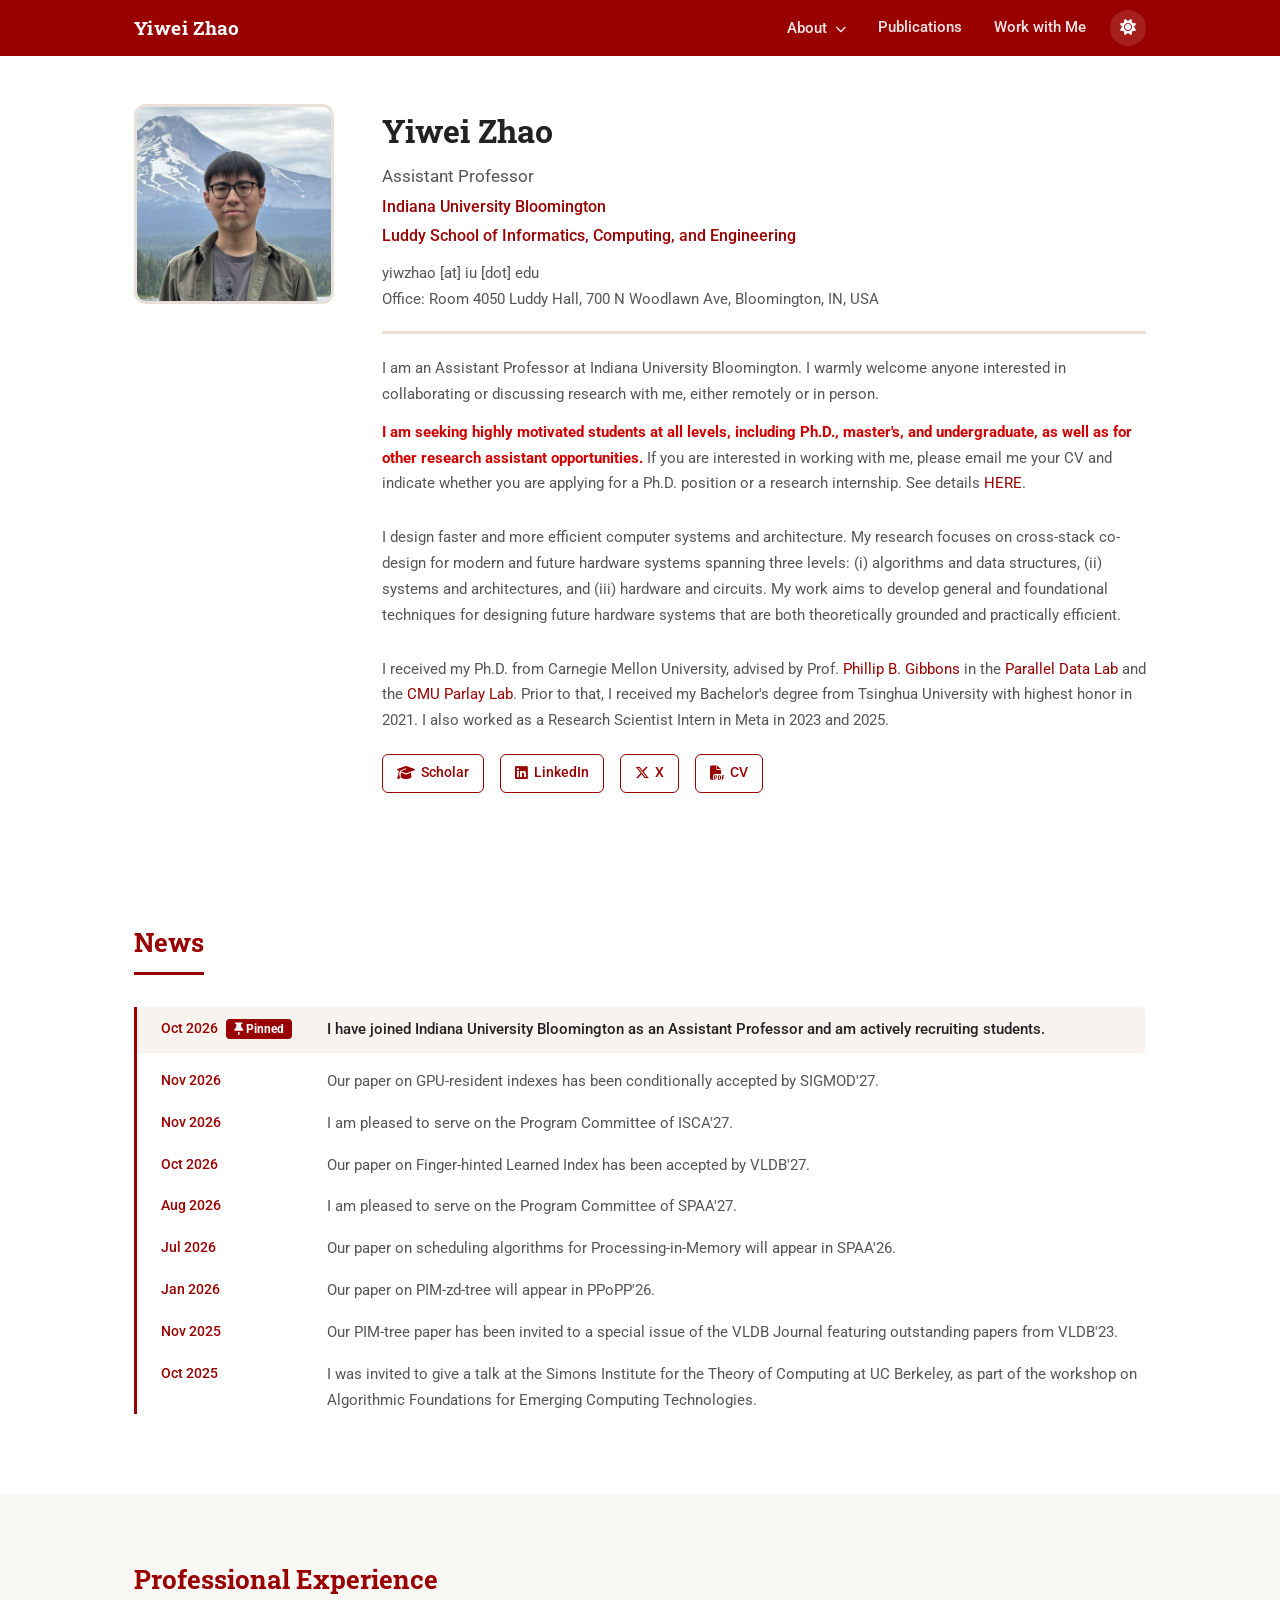
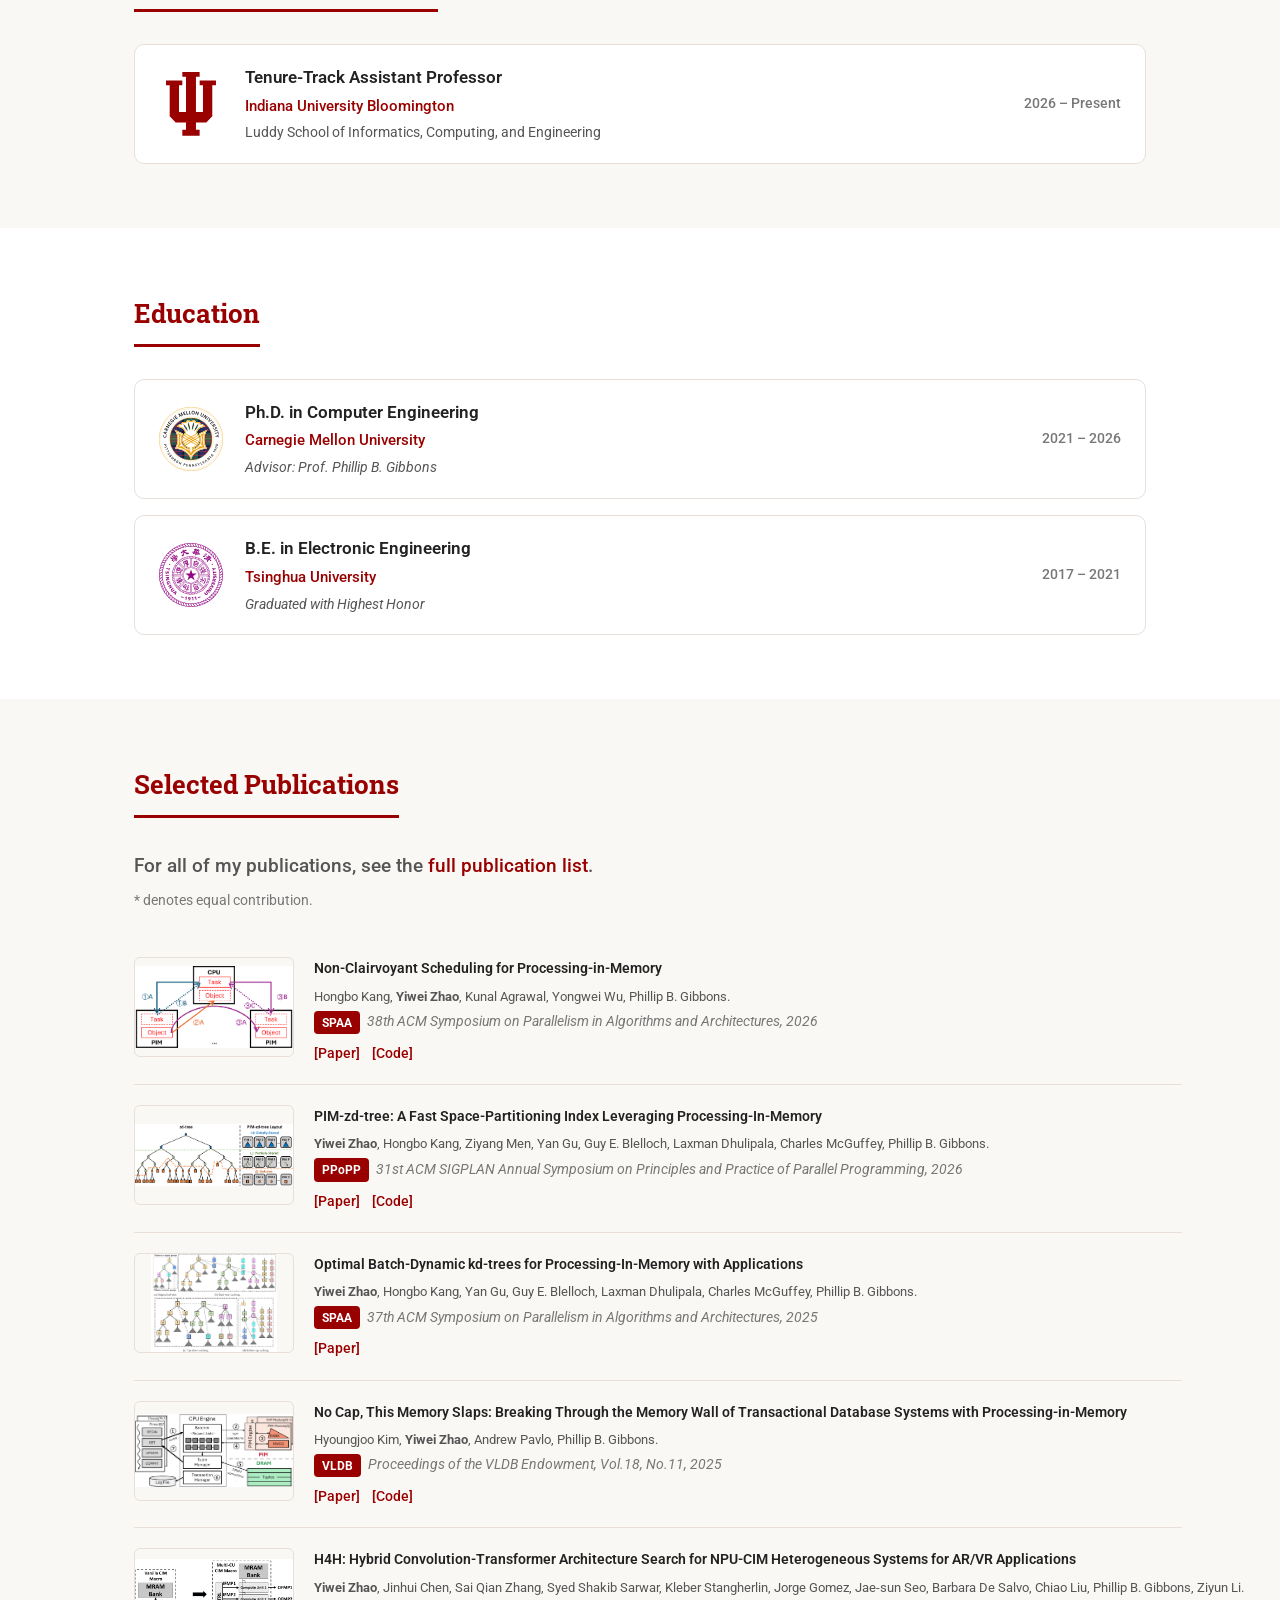
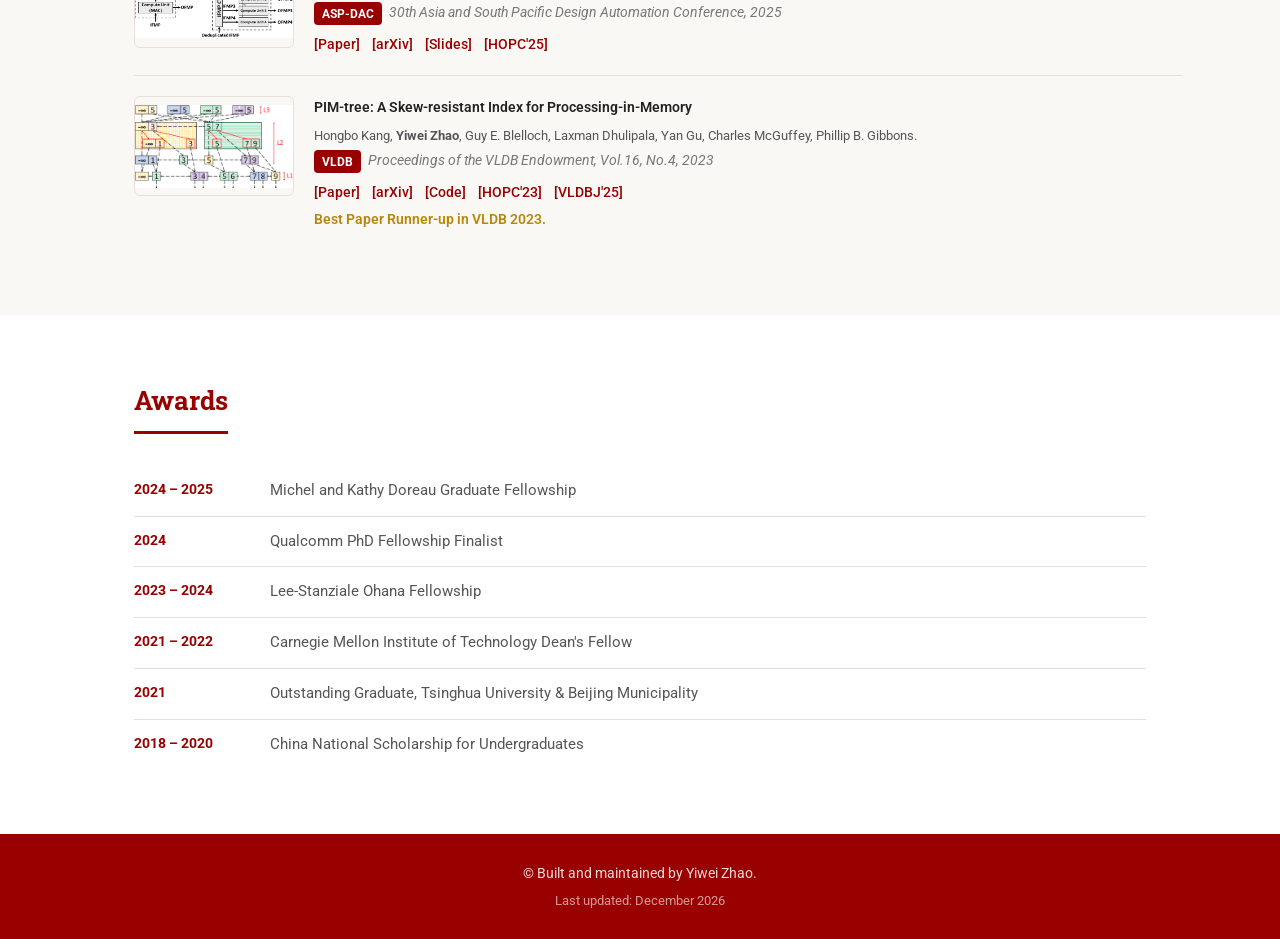
<file: index.html>
<!DOCTYPE html>
<html lang="en">
<head>
  <meta charset="UTF-8">
  <meta name="viewport" content="width=device-width, initial-scale=1.0">
  <title>Yiwei Zhao</title>
  <link rel="icon" href="assets/icons/favicon.ico?v=4" sizes="any">
  <link rel="icon" type="image/png" sizes="32x32" href="assets/icons/favicon-32.png?v=4">
  <link rel="apple-touch-icon" href="assets/icons/apple-touch-icon.png?v=4">
  <script src="assets/js/theme.js"></script>
  <link rel="stylesheet" href="style.css?v=21">
  <link rel="stylesheet" href="https://cdnjs.cloudflare.com/ajax/libs/font-awesome/6.5.1/css/all.min.css">
  <link href="https://fonts.googleapis.com/css2?family=Roboto:wght@300;400;500;700&family=Roboto+Slab:wght@400;700&display=swap" rel="stylesheet">
</head>
<body>

<!-- Navigation -->
<nav class="navbar">
  <div class="container nav-container">
    <a href="#" class="nav-brand">Yiwei Zhao</a>
    <button class="nav-toggle" aria-label="Toggle navigation">
      <span class="hamburger"></span>
    </button>
    <ul class="nav-links">
      <li class="nav-dropdown">
        <button class="nav-dropdown-toggle" type="button" aria-haspopup="true" aria-expanded="false">About <i class="fas fa-chevron-down" aria-hidden="true"></i></button>
        <ul class="nav-submenu">
          <li><a href="#about">Bio</a></li>
          <li><a href="#news">News</a></li>
          <li><a href="#employment">Professional Experience</a></li>
          <li><a href="#education">Education</a></li>
          <li><a href="#publications">Selected Publications</a></li>
          <li><a href="#awards">Awards</a></li>
        </ul>
      </li>
      <li><a href="publications.html">Publications</a></li>
      <li><a href="opportunities.html">Work with Me</a></li>
    </ul>
    <button class="theme-toggle" type="button" aria-label="Switch to night mode"></button>
  </div>
</nav>

<!-- Bio / About Section -->
<section id="about" class="section section-bio">
  <div class="container bio-container">
    <div class="bio-photo">
      <img src="assets/images/profile.JPEG" alt="Profile photo of Your Name">
    </div>
    <div class="bio-text">
      <h1>Yiwei Zhao</h1>
      <p class="bio-title">Assistant Professor</p>
      <p class="bio-affiliation"><a href="https://bloomington.iu.edu/" target="_blank" rel="noopener noreferrer">Indiana University Bloomington</a></p>
      <p class="bio-affiliation"><a href="https://luddy.iu.edu/index.html" target="_blank" rel="noopener noreferrer">Luddy School of Informatics, Computing, and Engineering</a></p>
      <p class="bio-email">yiwzhao [at] iu [dot] edu<br>
        Office: Room 4050 Luddy Hall, 700 N Woodlawn Ave, Bloomington, IN, USA</p>
      <p class="bio-description">
        I am an Assistant Professor at Indiana University Bloomington.
        I warmly welcome anyone interested in collaborating or discussing research with me, either remotely or in person.
      </p>
      <p class="bio-description bio-gap">
        <strong class="bio-highlight">I am seeking highly motivated students at all levels, including Ph.D., master's, and undergraduate, as well as for other research assistant opportunities.</strong>
        If you are interested in working with me, please email me your CV and indicate whether you are applying for a Ph.D. position or a research internship.
        See details <a href="opportunities.html">HERE</a>.
      </p>
      <p class="bio-description bio-gap">
        I design faster and more efficient computer systems and architecture.
        My research focuses on cross-stack co-design for modern and future hardware systems spanning three levels:
        (i) algorithms and data structures, (ii) systems and architectures, and (iii) hardware and circuits.
        My work aims to develop general and foundational techniques for designing future hardware systems that are both theoretically grounded and practically efficient.
      </p>
      <p class="bio-description">
        I received my Ph.D. from Carnegie Mellon University, advised by Prof. <span data-coauthor="phillip-b-gibbons">Phillip B. Gibbons</span> in the <a href="https://www.pdl.cmu.edu/index.shtml" target="_blank" rel="noopener noreferrer">Parallel Data Lab</a> and the <a href="https://github.com/cmuparlay" target="_blank" rel="noopener noreferrer">CMU Parlay Lab</a>.
        Prior to that, I received my Bachelor's degree from Tsinghua University with highest honor in 2021.
        I also worked as a Research Scientist Intern in Meta in 2023 and 2025.
      </p>
      <div class="bio-links">
        <a href="https://scholar.google.com/citations?user=ESIzPeQAAAAJ" title="Google Scholar" target="_blank" rel="noopener noreferrer"><i class="fas fa-graduation-cap"></i> Scholar</a>
        <a href="https://www.linkedin.com/in/yiwei-zhao-3b6b73201/" title="LinkedIn" target="_blank" rel="noopener noreferrer"><i class="fab fa-linkedin"></i> LinkedIn</a>
        <a href="https://x.com/ZhaoYiwei_" title="X / Twitter" target="_blank" rel="noopener noreferrer"><i class="fab fa-x-twitter"></i> X</a>
        <a href="assets/docs/CV_ZhaoYiwei.pdf" title="CV" target="_blank" rel="noopener noreferrer"><i class="fas fa-file-pdf"></i> CV</a>
      </div>
    </div>
  </div>
</section>

<!-- News Section -->
<section id="news" class="section">
  <div class="container">
    <h2 class="section-title">News</h2>
    <div class="news-list">
      <div class="news-item news-pinned">
        <span class="news-date">Oct 2026<span class="news-pin-badge"><i class="fas fa-thumbtack"></i> Pinned</span></span>
        <span class="news-content">I have joined Indiana University Bloomington as an Assistant Professor and am actively recruiting students.</span>
      </div>
      <div class="news-item">
        <span class="news-date">Nov 2026</span>
        <span class="news-content">Our paper on GPU-resident indexes has been conditionally accepted by SIGMOD'27.</span>
      </div>
      <div class="news-item">
        <span class="news-date">Nov 2026</span>
        <span class="news-content">I am pleased to serve on the Program Committee of ISCA'27.</span>
      </div>
      <div class="news-item">
        <span class="news-date">Oct 2026</span>
        <span class="news-content">Our paper on Finger-hinted Learned Index has been accepted by VLDB'27.</span>
      </div>
      <div class="news-item">
        <span class="news-date">Aug 2026</span>
        <span class="news-content">I am pleased to serve on the Program Committee of SPAA'27.</span>
      </div>
      <div class="news-item">
        <span class="news-date">Jul 2026</span>
        <span class="news-content">Our paper on scheduling algorithms for Processing-in-Memory will appear in SPAA'26.</span>
      </div>
      <div class="news-item">
        <span class="news-date">Jan 2026</span>
        <span class="news-content">Our paper on PIM-zd-tree will appear in PPoPP'26.</span>
      </div>
      <div class="news-item">
        <span class="news-date">Nov 2025</span>
        <span class="news-content">Our PIM-tree paper has been invited to a special issue of the VLDB Journal featuring outstanding papers from VLDB'23.</span>
      </div>
      <div class="news-item">
        <span class="news-date">Oct 2025</span>
        <span class="news-content">I was invited to give a talk at the Simons Institute for the Theory of Computing at UC Berkeley, as part of the workshop on Algorithmic Foundations for Emerging Computing Technologies.</span>
      </div>
    </div>
  </div>
</section>

<!-- Employment Section -->
<section id="employment" class="section section-alt">
  <div class="container">
    <h2 class="section-title">Professional Experience</h2>
    <div class="education-list">
      <div class="education-item">
        <div class="edu-logo">
          <img src="assets/images/logos/iu.svg" alt="Indiana University logo">
        </div>
        <div class="edu-body">
          <h3>Tenure-Track Assistant Professor</h3>
          <p class="edu-school"><a href="https://bloomington.iu.edu/" target="_blank" rel="noopener noreferrer">Indiana University Bloomington</a></p>
          <p class="edu-note edu-note-plain"><a href="https://luddy.iu.edu/index.html" target="_blank" rel="noopener noreferrer">Luddy School of Informatics, Computing, and Engineering</a></p>
        </div>
        <div class="edu-year">2026 &ndash; Present</div>
      </div>
    </div>
  </div>
</section>

<!-- Education Section -->
<section id="education" class="section">
  <div class="container">
    <h2 class="section-title">Education</h2>
    <div class="education-list">
      <div class="education-item">
        <div class="edu-logo">
          <img src="assets/images/logos/cmu.svg" alt="Carnegie Mellon University seal">
        </div>
        <div class="edu-body">
          <h3>Ph.D. in Computer Engineering</h3>
          <p class="edu-school"><a href="https://www.cmu.edu/" target="_blank" rel="noopener noreferrer">Carnegie Mellon University</a></p>
          <p class="edu-note">Advisor: Prof. <span data-coauthor="phillip-b-gibbons">Phillip B. Gibbons</span></p>
        </div>
        <div class="edu-year">2021 &ndash; 2026</div>
      </div>
      <div class="education-item">
        <div class="edu-logo">
          <img src="assets/images/logos/tsinghua.svg" alt="Tsinghua University logo">
        </div>
        <div class="edu-body">
          <h3>B.E. in Electronic Engineering</h3>
          <p class="edu-school"><a href="https://www.tsinghua.edu.cn/en/" target="_blank" rel="noopener noreferrer">Tsinghua University</a></p>
          <p class="edu-note">Graduated with Highest Honor</p>
        </div>
        <div class="edu-year">2017 &ndash; 2021</div>
      </div>
    </div>
  </div>
</section>

<!-- Publications Section -->
<section id="publications" class="section section-alt">
  <div class="container">
    <h2 class="section-title">Selected Publications</h2>
    <p class="section-cta">For all of my publications, see the <a href="publications.html">full publication list</a>.</p>
    <p class="section-note">* denotes equal contribution.</p>
    <ol class="publication-list" data-pubs="selected"></ol>
  </div>
</section>

<!-- Awards Section -->
<section id="awards" class="section">
  <div class="container">
    <h2 class="section-title">Awards</h2>
    <ul class="awards-list">
      <li class="award-item">
        <span class="award-year">2024 &ndash; 2025</span>
        <span class="award-name">Michel and Kathy Doreau Graduate Fellowship</span>
      </li>
      <li class="award-item">
        <span class="award-year">2024</span>
        <span class="award-name">Qualcomm PhD Fellowship Finalist</span>
      </li>
      <li class="award-item">
        <span class="award-year">2023 &ndash; 2024</span>
        <span class="award-name">Lee-Stanziale Ohana Fellowship</span>
      </li>
      <li class="award-item">
        <span class="award-year">2021 &ndash; 2022</span>
        <span class="award-name">Carnegie Mellon Institute of Technology Dean's Fellow</span>
      </li>
      <li class="award-item">
        <span class="award-year">2021</span>
        <span class="award-name">Outstanding Graduate, Tsinghua University & Beijing Municipality</span>
      </li>
      <li class="award-item">
        <span class="award-year">2018 &ndash; 2020</span>
        <span class="award-name">China National Scholarship for Undergraduates</span>
      </li>
    </ul>
  </div>
</section>

<!-- Footer -->
<footer class="footer">
  <div class="container">
    <p>&copy; Built and maintained by Yiwei Zhao.</p>
    <p class="footer-note">Last updated: <span id="last-updated">July 2026</span></p>
  </div>
</footer>

<script src="assets/js/coauthors.js"></script>
<script src="assets/js/papers.js"></script>
<script>
  // Mobile nav toggle
  document.querySelector('.nav-toggle').addEventListener('click', function() {
    document.querySelector('.nav-links').classList.toggle('active');
    this.classList.toggle('active');
  });

  // Smooth scroll & close mobile nav on click
  document.querySelectorAll('.nav-links a').forEach(link => {
    link.addEventListener('click', function(e) {
      // Only intercept same-page anchors; let links to other pages navigate normally
      const href = this.getAttribute('href');
      if (href.startsWith('#')) {
        e.preventDefault();
        const target = document.querySelector(href);
        if (target) {
          target.scrollIntoView({ behavior: 'smooth', block: 'start' });
        }
      }
      document.querySelector('.nav-links').classList.remove('active');
      document.querySelector('.nav-toggle').classList.remove('active');
    });
  });

  // "About" dropdown: click to open/close; any other click or Escape closes it
  (function () {
    const dd = document.querySelector('.nav-dropdown');
    const btn = dd.querySelector('.nav-dropdown-toggle');
    function setOpen(open) {
      dd.classList.toggle('open', open);
      btn.setAttribute('aria-expanded', open ? 'true' : 'false');
    }
    btn.addEventListener('click', function () { setOpen(!dd.classList.contains('open')); });
    document.addEventListener('click', function (e) {
      if (!e.target.closest('.nav-dropdown-toggle')) setOpen(false);
    });
    document.addEventListener('keydown', function (e) {
      if (e.key === 'Escape') setOpen(false);
    });
  })();

  // Navbar shadow on scroll
  window.addEventListener('scroll', function() {
    const nav = document.querySelector('.navbar');
    nav.classList.toggle('scrolled', window.scrollY > 10);
  });

  
  // Footer "Last updated" — read from the page's own Last-Modified timestamp,
  // which GitHub Pages refreshes on every deploy (no API calls, no rate limits).
  (function () {
    const d = new Date(document.lastModified);
    if (!isNaN(d)) {
      const label = d.toLocaleDateString('en-US', { month: 'long', year: 'numeric' });
      document.getElementById('last-updated').textContent = label;
    }
    // otherwise keep the static fallback in the markup
  })();
</script>

</body>
</html>
</file>
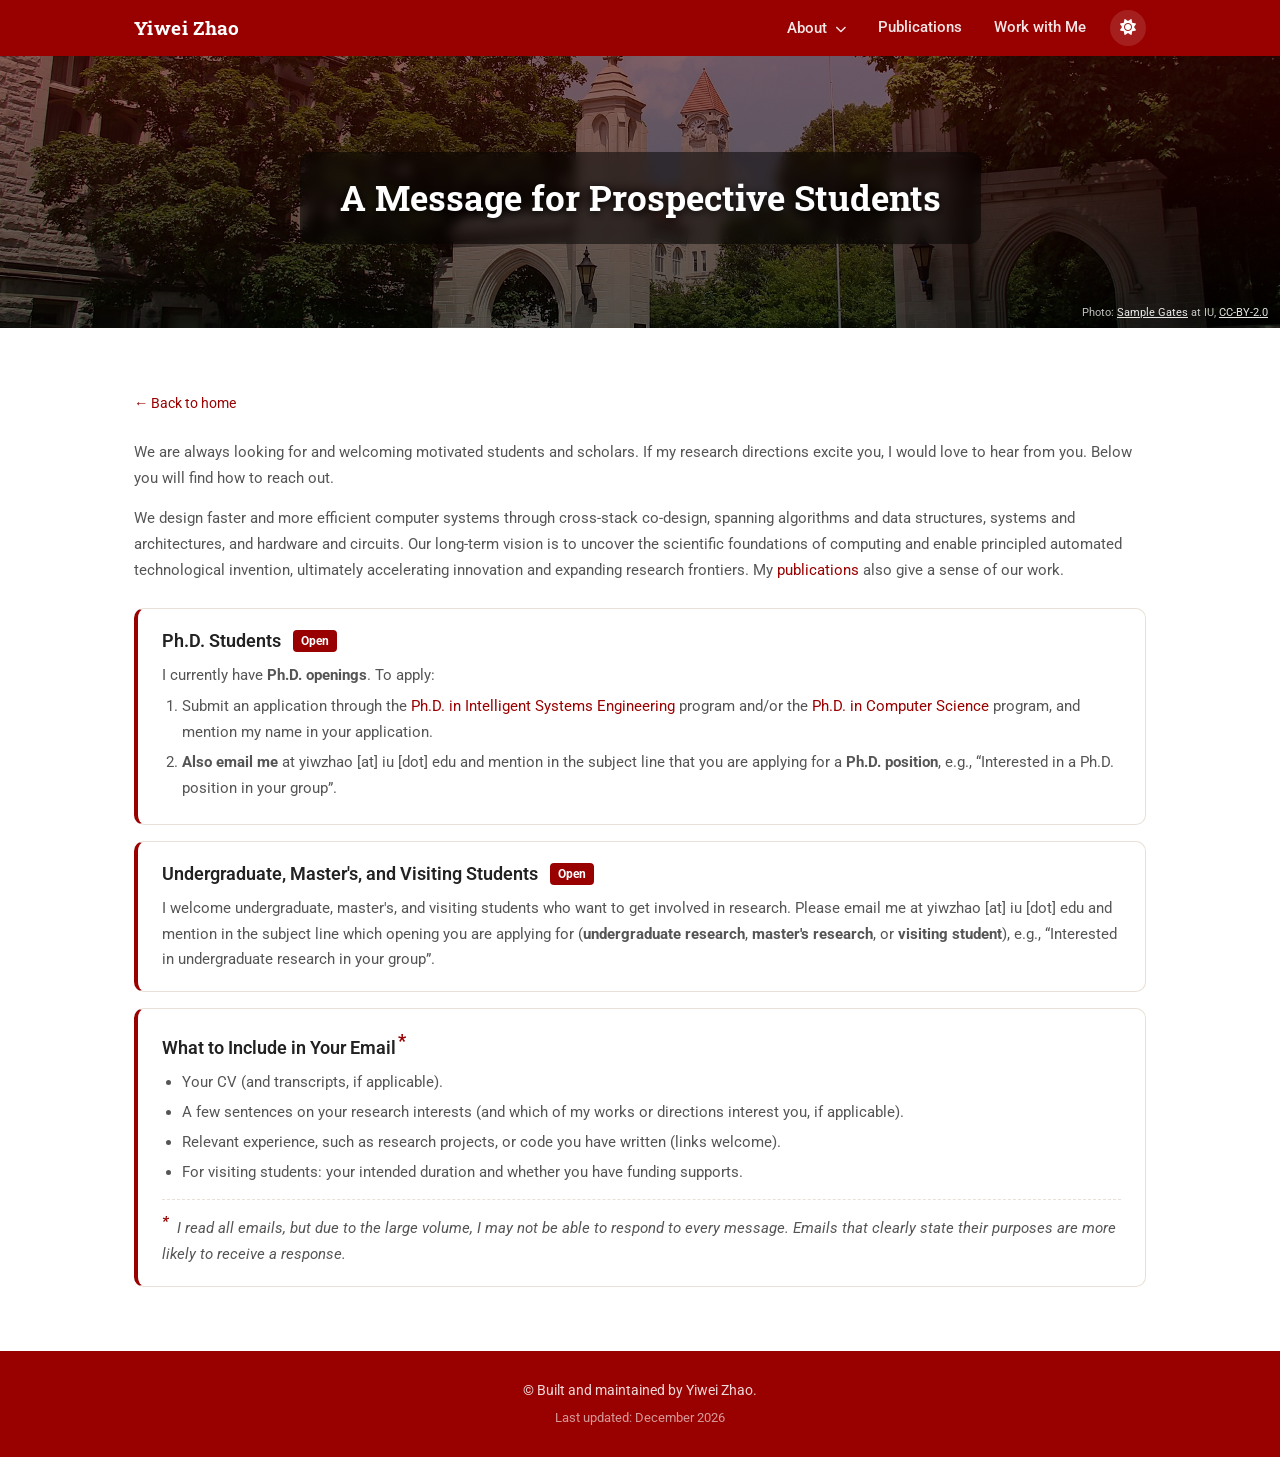
<file: opportunities.html>
<!DOCTYPE html>
<html lang="en">
<head>
  <meta charset="UTF-8">
  <meta name="viewport" content="width=device-width, initial-scale=1.0">
  <title>A Message for Prospective Students &mdash; Yiwei Zhao</title>
  <link rel="icon" href="assets/icons/favicon.ico?v=4" sizes="any">
  <link rel="icon" type="image/png" sizes="32x32" href="assets/icons/favicon-32.png?v=4">
  <link rel="apple-touch-icon" href="assets/icons/apple-touch-icon.png?v=4">
  <script src="assets/js/theme.js"></script>
  <link rel="stylesheet" href="style.css?v=21">
  <link rel="stylesheet" href="https://cdnjs.cloudflare.com/ajax/libs/font-awesome/6.5.1/css/all.min.css">
  <link href="https://fonts.googleapis.com/css2?family=Roboto:wght@300;400;500;700&family=Roboto+Slab:wght@400;700&display=swap" rel="stylesheet">
</head>
<body>

<!-- Navigation -->
<nav class="navbar">
  <div class="container nav-container">
    <a href="index.html" class="nav-brand">Yiwei Zhao</a>
    <button class="nav-toggle" aria-label="Toggle navigation">
      <span class="hamburger"></span>
    </button>
    <ul class="nav-links">
      <li class="nav-dropdown">
        <button class="nav-dropdown-toggle" type="button" aria-haspopup="true" aria-expanded="false">About <i class="fas fa-chevron-down" aria-hidden="true"></i></button>
        <ul class="nav-submenu">
          <li><a href="index.html#about">Bio</a></li>
          <li><a href="index.html#news">News</a></li>
          <li><a href="index.html#employment">Professional Experience</a></li>
          <li><a href="index.html#education">Education</a></li>
          <li><a href="index.html#publications">Selected Publications</a></li>
          <li><a href="index.html#awards">Awards</a></li>
        </ul>
      </li>
      <li><a href="publications.html">Publications</a></li>
      <li><a href="opportunities.html">Work with Me</a></li>
    </ul>
    <button class="theme-toggle" type="button" aria-label="Switch to night mode"></button>
  </div>
</nav>

<!-- Banner -->
<header class="opp-hero">
  <div class="container">
    <div class="opp-hero-panel">
      <h1 class="opp-hero-title">A Message for Prospective Students</h1>
    </div>
  </div>
  <p class="opp-credit">Photo: <a href="https://commons.wikimedia.org/wiki/File:Sample_Gates,_Indiana_University_Bloomington,_2010.jpg" target="_blank" rel="noopener noreferrer">Sample Gates</a> at IU, <a href="https://creativecommons.org/licenses/by/2.0/" target="_blank" rel="noopener noreferrer">CC-BY-2.0</a></p>
</header>

<!-- Opportunities Section -->
<section id="opportunities" class="section">
  <div class="container">
    <p class="section-note"><a href="index.html">&larr; Back to home</a></p>

    <p class="opp-intro">
      We are always looking for and welcoming motivated students and scholars.
      If my research directions excite you, I would love to hear from you.
      Below you will find how to reach out.
    </p>
    <p class="opp-intro">
      We design faster and more efficient computer systems through cross-stack co-design,
      spanning algorithms and data structures, systems and architectures, and hardware and circuits.
      Our long-term vision is to uncover the scientific foundations of computing and enable principled automated technological invention, ultimately accelerating innovation and expanding research frontiers.
      My <a href="index.html#publications">publications</a> also give a sense of our work.
    </p>

    <div class="opp-list">
      <div class="opp-card">
        <h3>Ph.D. Students <span class="opp-tag">Open</span></h3>
        <p>I currently have <strong>Ph.D. openings</strong>. To apply:</p>
        <ol class="opp-steps">
          <li>Submit an application through the <a href="https://luddy.iu.edu/academics/doctoral/ise.html" target="_blank" rel="noopener noreferrer">Ph.D. in Intelligent Systems Engineering</a> program and/or the <a href="https://luddy.iu.edu/academics/doctoral/computer-science.html" target="_blank" rel="noopener noreferrer">Ph.D. in Computer Science</a> program, and mention my name in your application.</li>
          <li><strong>Also email me</strong> at <span class="opp-email">yiwzhao [at] iu [dot] edu</span> and mention in the subject line that you are applying for a <strong>Ph.D. position</strong>, e.g., &ldquo;Interested in a Ph.D. position in your group&rdquo;.</li>
        </ol>
      </div>

      <div class="opp-card">
        <h3>Undergraduate, Master's, and Visiting Students <span class="opp-tag">Open</span></h3>
        <p>I welcome undergraduate, master's, and visiting students who want to get involved in research.
        Please email me at <span class="opp-email">yiwzhao [at] iu [dot] edu</span> and mention in the subject line which opening you are applying for
        (<strong>undergraduate research</strong>, <strong>master's research</strong>, or <strong>visiting student</strong>),
        e.g., &ldquo;Interested in undergraduate research in your group&rdquo;.</p>
      </div>

      <!-- <div class="opp-card">
        <h3>Postdoctoral Researchers <span class="opp-tag opp-tag-closed">Not hiring</span></h3>
        <p>I am not hiring postdocs at this time.</p>
      </div> -->

      <div class="opp-card">
        <h3>What to Include in Your Email<sup class="opp-fn-mark">*</sup></h3>
        <ul class="opp-steps">
          <li>Your CV (and transcripts, if applicable).</li>
          <li>A few sentences on your research interests (and which of my works or directions interest you, if applicable).</li>
          <li>Relevant experience, such as research projects, or code you have written (links welcome).</li>
          <li>For visiting students: your intended duration and whether you have funding supports.</li>
        </ul>
        <p class="opp-note"><sup class="opp-fn-mark">*</sup> I read all emails, but due to the large volume, I may not be able to respond to every message.
          Emails that clearly state their purposes are more likely to receive a response. </p>
      </div>
    </div>
  </div>
</section>

<!-- Footer -->
<footer class="footer">
  <div class="container">
    <p>&copy; Built and maintained by Yiwei Zhao.</p>
    <p class="footer-note">Last updated: <span id="last-updated">July 2026</span></p>
  </div>
</footer>

<script>
  // Mobile nav toggle
  document.querySelector('.nav-toggle').addEventListener('click', function() {
    document.querySelector('.nav-links').classList.toggle('active');
    this.classList.toggle('active');
  });

  // Close mobile nav on link click (cross-page links navigate normally)
  document.querySelectorAll('.nav-links a').forEach(link => {
    link.addEventListener('click', function() {
      document.querySelector('.nav-links').classList.remove('active');
      document.querySelector('.nav-toggle').classList.remove('active');
    });
  });

  // "About" dropdown: click to open/close; any other click or Escape closes it
  (function () {
    const dd = document.querySelector('.nav-dropdown');
    const btn = dd.querySelector('.nav-dropdown-toggle');
    function setOpen(open) {
      dd.classList.toggle('open', open);
      btn.setAttribute('aria-expanded', open ? 'true' : 'false');
    }
    btn.addEventListener('click', function () { setOpen(!dd.classList.contains('open')); });
    document.addEventListener('click', function (e) {
      if (!e.target.closest('.nav-dropdown-toggle')) setOpen(false);
    });
    document.addEventListener('keydown', function (e) {
      if (e.key === 'Escape') setOpen(false);
    });
  })();

  // Navbar shadow on scroll
  window.addEventListener('scroll', function() {
    const nav = document.querySelector('.navbar');
    nav.classList.toggle('scrolled', window.scrollY > 10);
  });

  // Footer "Last updated" — read from the page's own Last-Modified timestamp,
  // which GitHub Pages refreshes on every deploy (no API calls, no rate limits).
  (function () {
    const d = new Date(document.lastModified);
    if (!isNaN(d)) {
      const label = d.toLocaleDateString('en-US', { month: 'long', year: 'numeric' });
      document.getElementById('last-updated').textContent = label;
    }
    // otherwise keep the static fallback in the markup
  })();
</script>

</body>
</html>
</file>
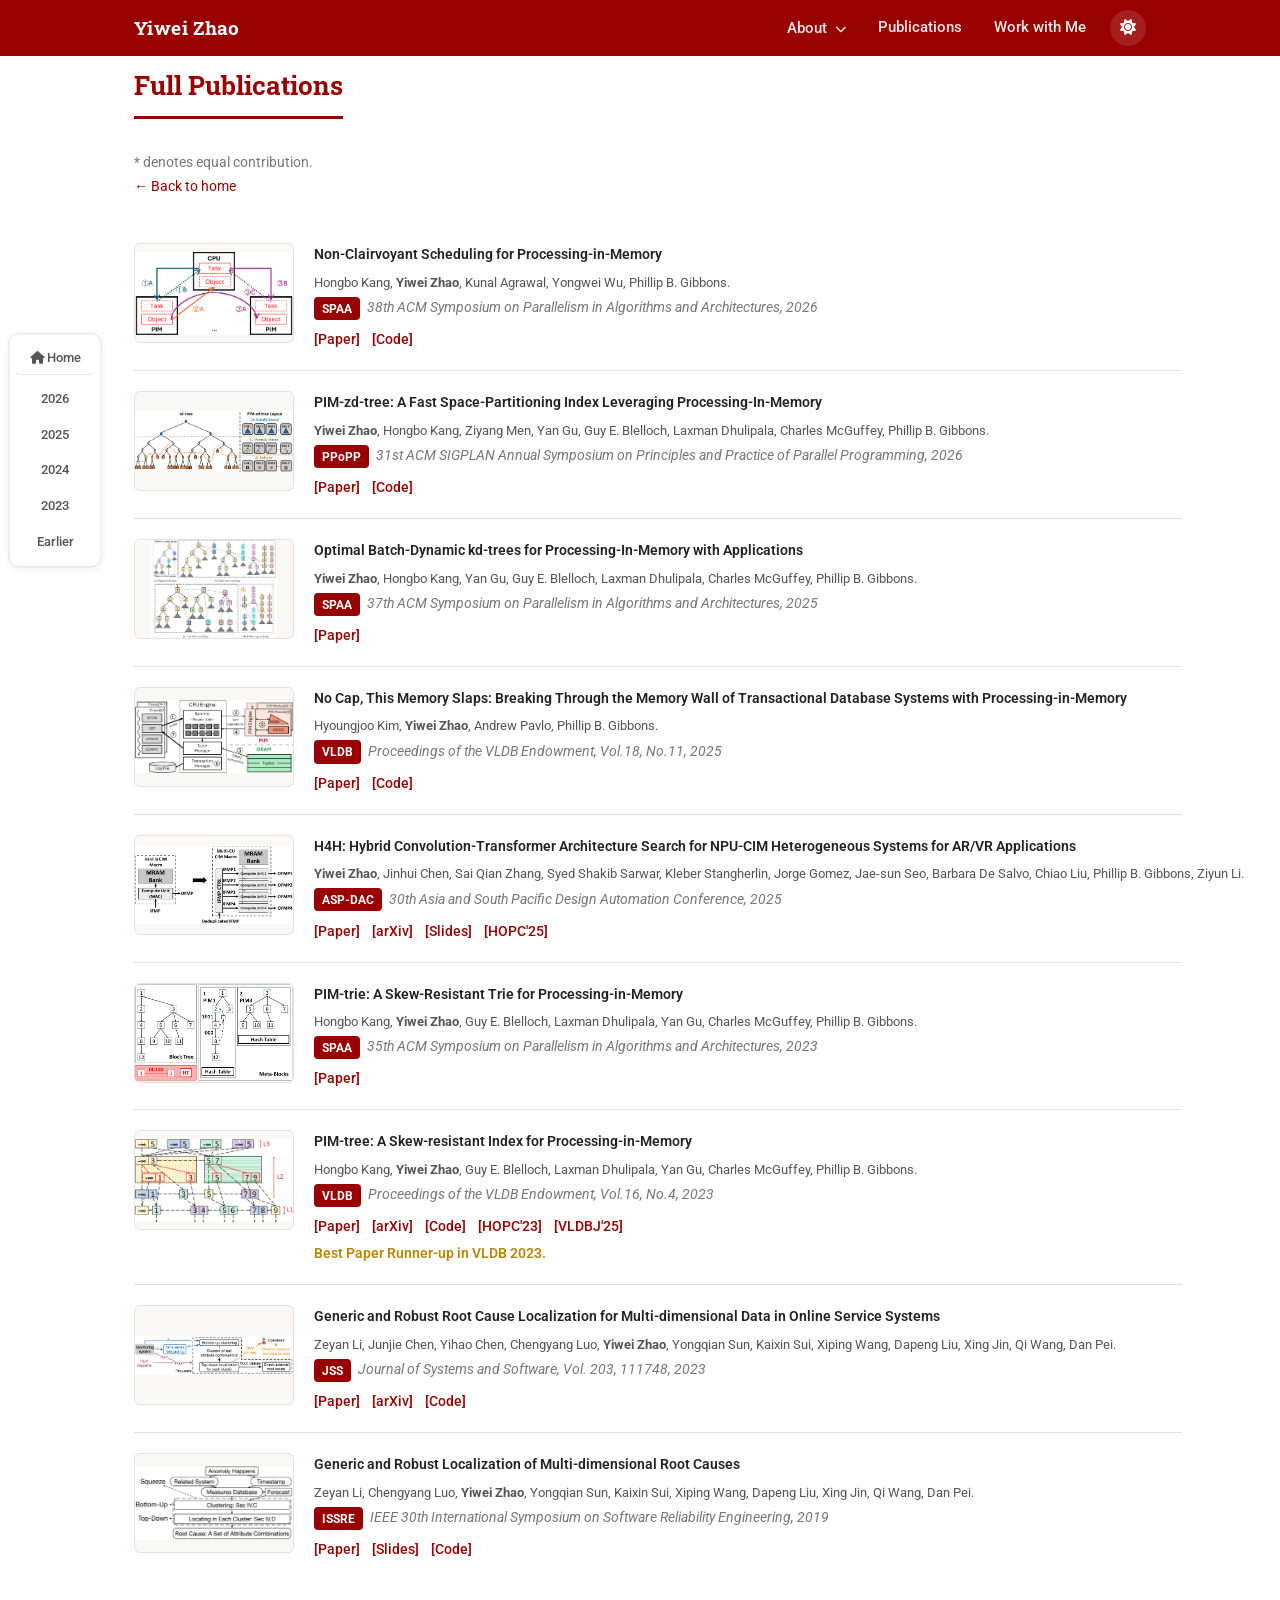
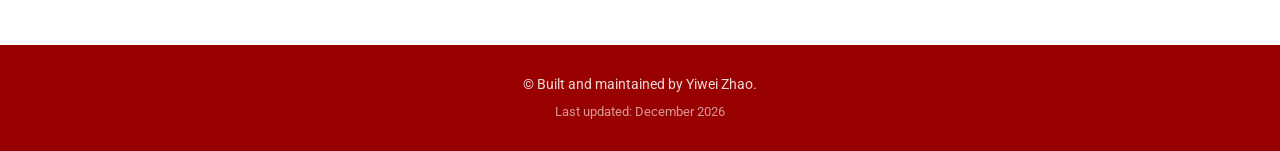
<file: publications.html>
<!DOCTYPE html>
<html lang="en">
<head>
  <meta charset="UTF-8">
  <meta name="viewport" content="width=device-width, initial-scale=1.0">
  <title>Full Publications &mdash; Yiwei Zhao</title>
  <link rel="icon" href="assets/icons/favicon.ico?v=4" sizes="any">
  <link rel="icon" type="image/png" sizes="32x32" href="assets/icons/favicon-32.png?v=4">
  <link rel="apple-touch-icon" href="assets/icons/apple-touch-icon.png?v=4">
  <script src="assets/js/theme.js"></script>
  <link rel="stylesheet" href="style.css?v=21">
  <link rel="stylesheet" href="https://cdnjs.cloudflare.com/ajax/libs/font-awesome/6.5.1/css/all.min.css">
  <link href="https://fonts.googleapis.com/css2?family=Roboto:wght@300;400;500;700&family=Roboto+Slab:wght@400;700&display=swap" rel="stylesheet">
</head>
<body>

<!-- Navigation -->
<nav class="navbar">
  <div class="container nav-container">
    <a href="index.html" class="nav-brand">Yiwei Zhao</a>
    <button class="nav-toggle" aria-label="Toggle navigation">
      <span class="hamburger"></span>
    </button>
    <ul class="nav-links">
      <li class="nav-dropdown">
        <button class="nav-dropdown-toggle" type="button" aria-haspopup="true" aria-expanded="false">About <i class="fas fa-chevron-down" aria-hidden="true"></i></button>
        <ul class="nav-submenu">
          <li><a href="index.html#about">Bio</a></li>
          <li><a href="index.html#news">News</a></li>
          <li><a href="index.html#employment">Professional Experience</a></li>
          <li><a href="index.html#education">Education</a></li>
          <li><a href="index.html#publications">Selected Publications</a></li>
          <li><a href="index.html#awards">Awards</a></li>
        </ul>
      </li>
      <li><a href="publications.html">Publications</a></li>
      <li><a href="opportunities.html">Work with Me</a></li>
    </ul>
    <button class="theme-toggle" type="button" aria-label="Switch to night mode"></button>
  </div>
</nav>

<!-- Publications Section -->
<section id="publications" class="section">
  <div class="container">
    <h2 class="section-title">Full Publications</h2>
    <p class="section-note">* denotes equal contribution.<br>
    <a href="index.html#publications">&larr; Back to home</a></p>
    <ol class="publication-list" data-pubs="full"></ol>
  </div>
</section>

<!-- Footer -->
<footer class="footer">
  <div class="container">
    <p>&copy; Built and maintained by Yiwei Zhao.</p>
    <p class="footer-note">Last updated: <span id="last-updated">July 2026</span></p>
  </div>
</footer>

<script src="assets/js/coauthors.js"></script>
<script src="assets/js/papers.js"></script>
<script>
  // Mobile nav toggle
  document.querySelector('.nav-toggle').addEventListener('click', function() {
    document.querySelector('.nav-links').classList.toggle('active');
    this.classList.toggle('active');
  });

  // Close mobile nav on link click (cross-page links navigate normally)
  document.querySelectorAll('.nav-links a').forEach(link => {
    link.addEventListener('click', function() {
      document.querySelector('.nav-links').classList.remove('active');
      document.querySelector('.nav-toggle').classList.remove('active');
    });
  });

  // "About" dropdown: click to open/close; any other click or Escape closes it
  (function () {
    const dd = document.querySelector('.nav-dropdown');
    const btn = dd.querySelector('.nav-dropdown-toggle');
    function setOpen(open) {
      dd.classList.toggle('open', open);
      btn.setAttribute('aria-expanded', open ? 'true' : 'false');
    }
    btn.addEventListener('click', function () { setOpen(!dd.classList.contains('open')); });
    document.addEventListener('click', function (e) {
      if (!e.target.closest('.nav-dropdown-toggle')) setOpen(false);
    });
    document.addEventListener('keydown', function (e) {
      if (e.key === 'Escape') setOpen(false);
    });
  })();

  // Navbar shadow on scroll
  window.addEventListener('scroll', function() {
    const nav = document.querySelector('.navbar');
    nav.classList.toggle('scrolled', window.scrollY > 10);
  });

  // Footer "Last updated" — read from the page's own Last-Modified timestamp,
  // which GitHub Pages refreshes on every deploy (no API calls, no rate limits).
  (function () {
    const d = new Date(document.lastModified);
    if (!isNaN(d)) {
      const label = d.toLocaleDateString('en-US', { month: 'long', year: 'numeric' });
      document.getElementById('last-updated').textContent = label;
    }
    // otherwise keep the static fallback in the markup
  })();
</script>

</body>
</html>
</file>
<file: style.css>
/* ========== Variables & Reset ========== */
:root {
  --primary: #990000;
  --primary-dark: #7a0000;
  --primary-light: #b30000;
  --primary-bg: #990000;
  --primary-bg-dark: #7a0000;
  --cream: #f7f3ee;
  --text-primary: #222222;
  --text-secondary: #555555;
  --text-light: #777777;
  --bg-white: #ffffff;
  --bg-alt: #faf8f5;
  --border-color: #e8e0d8;
  --max-width: 1060px;
  --nav-height: 56px;
}

*, *::before, *::after {
  margin: 0;
  padding: 0;
  box-sizing: border-box;
}

html {
  scroll-behavior: smooth;
  scroll-padding-top: var(--nav-height);
}

body {
  font-family: 'Roboto', -apple-system, BlinkMacSystemFont, sans-serif;
  color: var(--text-primary);
  background: var(--bg-white);
  line-height: 1.7;
  font-size: 16px;
}

a {
  color: var(--primary);
  text-decoration: none;
  transition: color 0.2s;
}

a:hover {
  color: var(--primary-dark);
  text-decoration: underline;
}

img {
  max-width: 100%;
  height: auto;
}

.container {
  max-width: var(--max-width);
  margin: 0 auto;
  padding: 0 24px;
}

/* ========== Night mode ========== */
:root[data-theme="dark"] {
  color-scheme: dark;
  --primary: #ff8080;
  --primary-dark: #ffa8a8;
  --primary-light: #ff9a9a;
  --primary-bg: #7a1414;
  --primary-bg-dark: #5a0e0e;
  --cream: #2a2422;
  --text-primary: #ececec;
  --text-secondary: #bfc2c7;
  --text-light: #9a9ea5;
  --bg-white: #15171b;
  --bg-alt: #1c1f24;
  --border-color: #343941;
}

:root[data-theme="dark"] .bio-highlight {
  color: #ff6b6b;
}

:root[data-theme="dark"] .pub-award,
:root[data-theme="dark"] .pub-award a {
  color: #e6b84a;
}

:root[data-theme="dark"] .edu-logo {
  background: #ffffff;
  border-radius: 10px;
  padding: 6px;
}

:root[data-theme="dark"] .bio-photo img,
:root[data-theme="dark"] .pub-thumbnail img {
  filter: brightness(0.92);
}

/* ========== Navigation ========== */
.navbar {
  position: fixed;
  top: 0;
  left: 0;
  right: 0;
  height: var(--nav-height);
  background: var(--primary-bg);
  z-index: 1000;
  transition: box-shadow 0.3s;
}

.navbar.scrolled {
  box-shadow: 0 2px 12px rgba(0, 0, 0, 0.15);
}

.nav-container {
  display: flex;
  align-items: center;
  justify-content: space-between;
  height: 100%;
}

.nav-brand {
  color: #ffffff;
  font-family: 'Roboto Slab', serif;
  font-size: 1.2rem;
  font-weight: 700;
  letter-spacing: 0.02em;
}

.nav-brand:hover {
  color: #ffffff;
  text-decoration: none;
}

.nav-links {
  display: flex;
  list-style: none;
  gap: 8px;
}

.nav-links a {
  color: rgba(255, 255, 255, 0.9);
  font-size: 0.95rem;
  font-weight: 500;
  white-space: nowrap;
  padding: 6px 12px;
  border-radius: 4px;
  transition: background 0.2s, color 0.2s;
}

.nav-links a:hover {
  color: #ffffff;
  background: rgba(255, 255, 255, 0.15);
  text-decoration: none;
}

/* Day/night switch */
.nav-links {
  margin-left: auto;
}

.theme-toggle {
  flex-shrink: 0;
  width: 36px;
  height: 36px;
  margin-left: 12px;
  background: rgba(255, 255, 255, 0.12);
  border: none;
  border-radius: 50%;
  color: #ffffff;
  font-size: 1rem;
  cursor: pointer;
  transition: background 0.2s;
}

.theme-toggle:hover {
  background: rgba(255, 255, 255, 0.25);
}

/* "About" dropdown */
.nav-dropdown {
  position: relative;
}

.nav-dropdown-toggle {
  background: none;
  border: none;
  cursor: pointer;
  font-family: inherit;
  color: rgba(255, 255, 255, 0.9);
  font-size: 0.95rem;
  font-weight: 500;
  padding: 6px 12px;
  border-radius: 4px;
  transition: background 0.2s, color 0.2s;
}

.nav-dropdown-toggle:hover,
.nav-dropdown.open .nav-dropdown-toggle {
  color: #ffffff;
  background: rgba(255, 255, 255, 0.15);
}

.nav-dropdown-toggle i {
  font-size: 0.7rem;
  margin-left: 4px;
  transition: transform 0.2s;
}

.nav-dropdown.open .nav-dropdown-toggle i {
  transform: rotate(180deg);
}

.nav-submenu {
  display: none;
  position: absolute;
  top: calc(100% + 8px);
  left: 0;
  min-width: 210px;
  list-style: none;
  padding: 6px 0;
  background: var(--primary-bg-dark);
  border-radius: 8px;
  box-shadow: 0 8px 24px rgba(0, 0, 0, 0.25);
}

.nav-dropdown.open .nav-submenu {
  display: block;
}

.nav-submenu a {
  display: block;
  padding: 8px 18px;
  border-radius: 0;
}

/* Narrow desktop/tablet: tighten the bar so all links fit on one line */
@media (min-width: 769px) and (max-width: 940px) {
  .nav-links {
    gap: 2px;
  }
  .nav-links a {
    font-size: 0.85rem;
    padding: 6px 8px;
  }
  .nav-brand {
    font-size: 1.1rem;
  }
}

/* Hamburger */
.nav-toggle {
  display: none;
  background: none;
  border: none;
  cursor: pointer;
  padding: 8px;
}

.hamburger,
.hamburger::before,
.hamburger::after {
  display: block;
  width: 22px;
  height: 2px;
  background: #ffffff;
  border-radius: 2px;
  transition: transform 0.3s;
}

.hamburger {
  position: relative;
}

.hamburger::before,
.hamburger::after {
  content: '';
  position: absolute;
}

.hamburger::before { top: -7px; }
.hamburger::after { top: 7px; }

.nav-toggle.active .hamburger { background: transparent; }
.nav-toggle.active .hamburger::before { top: 0; transform: rotate(45deg); }
.nav-toggle.active .hamburger::after { top: 0; transform: rotate(-45deg); }

/* ========== Sections ========== */
.section {
  padding: 64px 0;
}

.section-bio {
  padding-top: calc(var(--nav-height) + 48px);
}

.section-alt {
  background: var(--bg-alt);
}

.section-title {
  font-family: 'Roboto Slab', serif;
  font-size: 1.6rem;
  font-weight: 700;
  color: var(--primary);
  margin-bottom: 32px;
  padding-bottom: 8px;
  border-bottom: 3px solid var(--primary);
  display: inline-block;
}

.section-note {
  color: var(--text-light);
  font-size: 0.9rem;
  margin-bottom: 24px;
}

.section-cta {
  font-size: 1.2rem;
  font-weight: 500;
  color: var(--text-secondary);
  margin-bottom: 6px;
}

/* ========== Bio Section ========== */
.bio-container {
  display: flex;
  gap: 48px;
  align-items: flex-start;
}

.bio-photo {
  flex-shrink: 0;
  width: 200px;
}

.bio-photo img {
  width: 200px;
  height: 200px;
  border-radius: 12px;
  object-fit: cover;
  border: 3px solid var(--border-color);
  background: var(--bg-alt);
}

.bio-text h1 {
  font-family: 'Roboto Slab', serif;
  font-size: 2rem;
  font-weight: 700;
  color: var(--text-primary);
  margin-bottom: 4px;
}

.bio-title {
  font-size: 1.05rem;
  color: var(--text-secondary);
  margin-bottom: 2px;
}

.bio-affiliation {
  font-size: 1rem;
  color: var(--primary);
  font-weight: 500;
  margin-bottom: 2px;
}

.bio-email {
  font-size: 0.95rem;
  color: var(--text-secondary);
  margin-top: 12px;
  margin-bottom: 22px;
}

.bio-description {
  color: var(--text-secondary);
  margin-bottom: 12px;
  font-size: 0.95rem;
}

.bio-description.bio-gap {
  margin-bottom: 28px;
}

/* Splitter: thin gray line */
.bio-email::after {
  content: "";
  display: block;
  height: 3px;
  margin-top: 18px;
  border-radius: 2px;
  background: var(--border-color);
}

.bio-highlight {
  color: #d00000;
  font-weight: 700;
}

.bio-links {
  display: flex;
  flex-wrap: wrap;
  gap: 16px;
  margin-top: 20px;
}

.bio-links a {
  display: inline-flex;
  align-items: center;
  gap: 6px;
  color: var(--primary);
  font-size: 0.9rem;
  font-weight: 500;
  padding: 6px 14px;
  border: 1.5px solid var(--primary);
  border-radius: 6px;
  transition: all 0.2s;
}

.bio-links a:hover {
  background: var(--primary-bg);
  color: #ffffff;
  text-decoration: none;
}

/* ========== News Section ========== */
.news-list {
  border-left: 3px solid var(--primary);
  padding-left: 24px;
}

.news-item {
  display: flex;
  gap: 16px;
  margin-bottom: 16px;
  font-size: 0.95rem;
}

.news-date {
  flex-shrink: 0;
  width: 150px;
  color: var(--primary);
  font-weight: 500;
  font-size: 0.85rem;
}

.news-content {
  color: var(--text-secondary);
}

.news-pinned {
  background: var(--cream);
  margin-left: -24px;
  padding: 10px 12px 10px 24px;
  border-radius: 0 6px 6px 0;
}

.news-pinned .news-content {
  color: var(--text-primary);
  font-weight: 500;
}

.news-pin-badge {
  display: inline-block;
  margin-left: 8px;
  background: var(--primary-bg);
  color: #ffffff;
  font-size: 0.75rem;
  font-weight: 700;
  padding: 1px 8px;
  border-radius: 4px;
  line-height: 1.5;
  white-space: nowrap;
}

/* ========== Education Section ========== */
.education-list {
  display: flex;
  flex-direction: column;
  gap: 16px;
}

.education-item {
  display: flex;
  align-items: center;
  gap: 22px;
  padding: 18px 24px;
  background: var(--bg-white);
  border: 1px solid var(--border-color);
  border-radius: 10px;
  transition: box-shadow 0.2s ease, transform 0.2s ease;
}

.education-item:hover {
  box-shadow: 0 4px 14px rgba(0, 0, 0, 0.06);
  transform: translateY(-1px);
}

.edu-logo {
  flex-shrink: 0;
  width: 64px;
  height: 64px;
  display: flex;
  align-items: center;
  justify-content: center;
}

.edu-logo img {
  max-width: 100%;
  max-height: 100%;
  object-fit: contain;
}

.edu-body {
  flex: 1;
  min-width: 0;
}

.edu-body h3 {
  font-size: 1.05rem;
  font-weight: 600;
  color: var(--text-primary);
  margin-bottom: 2px;
}

.edu-school {
  color: var(--primary);
  font-weight: 500;
  font-size: 0.95rem;
  margin-bottom: 2px;
}

.edu-note {
  color: var(--text-secondary);
  font-size: 0.88rem;
  font-style: italic;
}

.edu-note.edu-note-plain {
  font-style: normal;
}

.edu-note-plain a {
  color: var(--text-secondary);
}

.edu-note-plain a:hover {
  color: var(--primary);
  text-decoration: underline;
}

.edu-year {
  flex-shrink: 0;
  color: var(--text-light);
  font-size: 0.9rem;
  font-weight: 500;
  white-space: nowrap;
}

@media (max-width: 600px) {
  .education-item {
    flex-wrap: wrap;
    padding: 16px 18px;
    gap: 16px;
  }
  .edu-year {
    flex-basis: 100%;
    padding-left: 80px;
  }
}

/* ========== Publications Section ========== */
.publication-list {
  list-style: none;
  counter-reset: pub-counter;
}

.publication-item {
  display: flex;
  gap: 20px;
  padding: 20px 0;
  position: relative;
}

.publication-item:not(:last-child)::after {
  content: '';
  position: absolute;
  bottom: 0;
  left: 0;
  right: -36px;
  height: 1px;
  background: var(--border-color);
}

.pub-thumbnail {
  flex-shrink: 0;
  width: 160px;
  height: 100px;
  border-radius: 6px;
  overflow: hidden;
  background: var(--bg-alt);
  border: 1px solid var(--border-color);
}

.pub-thumbnail img {
  width: 100%;
  height: 100%;
  object-fit: contain;
}

.pub-title {
  font-weight: 600;
  font-size: 0.9rem;
  color: var(--text-primary);
  margin-bottom: 4px;
}

.pub-authors {
  font-size: 0.82rem;
  color: var(--text-secondary);
  margin-bottom: 2px;
  white-space: nowrap;
  overflow: hidden;
  text-overflow: ellipsis;
}

.pub-authors a.coauthor-link,
.edu-note a.coauthor-link {
  color: inherit;
  text-decoration: none;
  transition: color 0.2s;
}

.pub-authors a.coauthor-link:hover,
.edu-note a.coauthor-link:hover {
  color: var(--primary);
}

.pub-venue {
  font-size: 0.88rem;
  color: var(--text-light);
  font-style: italic;
  margin-bottom: 8px;
}

.pub-venue-tag {
  display: inline-block;
  background: var(--primary-bg);
  color: #ffffff;
  font-style: normal;
  font-weight: 700;
  font-size: 0.78rem;
  padding: 1px 8px;
  border-radius: 4px;
  margin-right: 4px;
  vertical-align: middle;
}

.pub-award {
  font-size: 0.85rem;
  font-weight: 600;
  color: #b8860b;
  margin-top: 4px;
}

.pub-award a {
  color: #b8860b;
}

.pub-award a:hover {
  color: #996515;
}

.pub-links {
  display: flex;
  gap: 12px;
}

.pub-links a {
  font-size: 0.85rem;
  font-weight: 500;
  color: var(--primary);
}

.pub-links a:hover {
  text-decoration: underline;
}

.pub-toappear {
  font-size: 0.85rem;
  font-weight: 500;
  color: var(--text-secondary);
}

/* ========== Year anchors (publications page, invisible scroll targets) ========== */
.pub-year-anchor {
  list-style: none;
  height: 0;
  padding: 0;
  margin: 0;
  border: none;
  overflow: hidden;
}

/* ========== Year navigation sidebar (publications page) ========== */
.pub-year-nav {
  display: none;
  position: fixed;
  top: 50%;
  left: calc((100vw - var(--max-width)) / 4);
  transform: translate(-50%, -50%);
  flex-direction: column;
  align-items: stretch;
  gap: 4px;
  z-index: 50;
  background: var(--bg-white);
  border: 1px solid var(--border-color);
  border-radius: 10px;
  padding: 8px 6px;
  box-shadow: 0 2px 10px rgba(0, 0, 0, 0.07);
}

@media (min-width: 1260px) {
  .pub-year-nav {
    display: flex;
  }
}

.pub-year-home {
  font-size: 0.8rem;
  font-weight: 500;
  color: var(--text-secondary);
  text-decoration: none;
  padding: 5px 14px;
  border-radius: 6px;
  transition: color 0.15s, background 0.15s;
  white-space: nowrap;
  text-align: center;
  margin-bottom: 4px;
  padding-bottom: 9px;
  border-bottom: 1px solid var(--border-color);
  border-radius: 0;
}

.pub-year-home:hover {
  color: var(--primary);
  background: var(--bg-alt);
  text-decoration: none;
}

.pub-year-nav a {
  font-size: 0.8rem;
  font-weight: 500;
  color: var(--text-secondary);
  text-decoration: none;
  padding: 5px 14px;
  border-radius: 6px;
  transition: color 0.15s, background 0.15s;
  white-space: nowrap;
  text-align: center;
}

.pub-year-nav a:hover {
  color: var(--primary);
  background: var(--bg-alt);
  text-decoration: none;
}

.pub-year-nav a.active {
  color: #ffffff;
  background: var(--primary-bg);
  font-weight: 600;
}

/* ========== Awards Section ========== */
.awards-list {
  list-style: none;
}

.award-item {
  display: flex;
  gap: 16px;
  padding: 12px 0;
  border-bottom: 1px solid var(--border-color);
  font-size: 0.95rem;
}

.award-item:last-child {
  border-bottom: none;
}

.award-year {
  flex-shrink: 0;
  min-width: 120px;
  white-space: nowrap;
  color: var(--primary);
  font-weight: 700;
  font-size: 0.9rem;
}

.award-name {
  color: var(--text-secondary);
}

/* ========== Footer ========== */
.footer {
  background: var(--primary-bg);
  color: rgba(255, 255, 255, 0.85);
  text-align: center;
  padding: 28px 0;
  font-size: 0.88rem;
}

.footer-note {
  margin-top: 4px;
  font-size: 0.8rem;
  color: rgba(255, 255, 255, 0.6);
}

/* ========== Responsive ========== */
@media (max-width: 768px) {
  .nav-toggle {
    display: block;
  }

  .theme-toggle {
    order: 1;
    margin-left: auto;
    margin-right: 4px;
  }

  .nav-toggle {
    order: 2;
  }

  .nav-links {
    display: none;
    position: absolute;
    top: var(--nav-height);
    left: 0;
    right: 0;
    background: var(--primary-bg-dark);
    flex-direction: column;
    padding: 12px 0;
  }

  .nav-links.active {
    display: flex;
  }

  .nav-links a {
    padding: 10px 24px;
    border-radius: 0;
  }

  .nav-dropdown-toggle {
    width: 100%;
    text-align: left;
    padding: 10px 24px;
    border-radius: 0;
  }

  .nav-submenu {
    position: static;
    min-width: 0;
    padding: 0;
    background: rgba(0, 0, 0, 0.15);
    border-radius: 0;
    box-shadow: none;
  }

  .nav-submenu a {
    padding: 8px 24px 8px 40px;
  }

  .bio-container {
    flex-direction: column;
    align-items: center;
    text-align: center;
    gap: 24px;
  }

  .bio-links {
    justify-content: center;
  }

  .publication-item {
    flex-direction: column;
  }

  .pub-thumbnail {
    width: 100%;
    height: 160px;
  }

  .news-item {
    flex-direction: column;
    gap: 4px;
  }

  .news-date {
    width: auto;
  }

  .section-title {
    font-size: 1.3rem;
  }
}

/* ========== Opportunities Page ========== */
.opp-list {
  display: flex;
  flex-direction: column;
  gap: 16px;
}

.opp-card {
  padding: 18px 24px;
  background: var(--bg-white);
  border: 1px solid var(--border-color);
  border-left: 4px solid var(--primary);
  border-radius: 10px;
}

.opp-card h3 {
  font-size: 1.1rem;
  font-weight: 600;
  color: var(--text-primary);
  margin-bottom: 6px;
}

.opp-card p {
  color: var(--text-secondary);
  font-size: 0.95rem;
}

.opp-tag {
  display: inline-block;
  margin-left: 8px;
  padding: 1px 8px;
  border-radius: 4px;
  background: var(--primary-bg);
  color: #ffffff;
  font-size: 0.75rem;
  font-weight: 700;
  vertical-align: 2px;
}

.opp-tag-closed {
  background: var(--text-light);
}

.opp-intro {
  color: var(--text-secondary);
  font-size: 0.95rem;
  margin-bottom: 14px;
}

.opp-intro:last-of-type {
  margin-bottom: 24px;
}

.opp-steps {
  color: var(--text-secondary);
  font-size: 0.95rem;
  margin: 6px 0 0 20px;
}

.opp-steps li {
  margin-bottom: 4px;
}

.opp-card code {
  font-size: 0.85rem;
  background: var(--bg-alt);
  border: 1px solid var(--border-color);
  border-radius: 4px;
  padding: 0 5px;
}

.opp-fn-mark {
  color: var(--primary);
  font-weight: 700;
  font-size: 1em;
  margin-left: 2px;
}

.opp-note {
  margin-top: 14px;
  padding-top: 10px;
  border-top: 1px dashed var(--border-color);
  font-size: 0.85rem;
  font-style: italic;
  color: var(--text-light);
}

.opp-note .opp-fn-mark {
  margin: 0 4px 0 0;
}

/* Banner with campus photo (opportunities page) */
.opp-hero {
  position: relative;
  margin-top: var(--nav-height);
  padding: 96px 0 84px;
  background:
    linear-gradient(180deg, rgba(60, 0, 0, 0.6) 0%, rgba(0, 0, 0, 0.65) 100%),
    url("assets/images/campus.jpg") center 45% / cover no-repeat;
  color: #ffffff;
  text-align: center;
}

.opp-hero-panel {
  display: inline-block;
  max-width: 100%;
  padding: 24px 40px;
  background: rgba(0, 0, 0, 0.5);
  border-radius: 12px;
  -webkit-backdrop-filter: blur(6px);
  backdrop-filter: blur(6px);
}

.opp-hero-title {
  font-family: 'Roboto Slab', serif;
  font-size: 2.2rem;
  font-weight: 700;
  line-height: 1.25;
  text-shadow: 0 2px 8px rgba(0, 0, 0, 0.85);
}

.opp-hero-sub {
  margin-top: 8px;
  font-size: 1.05rem;
  letter-spacing: 0.04em;
  color: #ffffff;
  text-shadow: 0 1px 6px rgba(0, 0, 0, 0.85);
}

.opp-credit {
  position: absolute;
  right: 12px;
  bottom: 6px;
  font-size: 0.7rem;
  color: rgba(255, 255, 255, 0.75);
}

.opp-credit a {
  color: rgba(255, 255, 255, 0.9);
  text-decoration: underline;
}

@media (max-width: 600px) {
  .opp-hero {
    padding: 64px 0 56px;
  }
  .opp-hero-panel {
    padding: 18px 20px;
  }
  .opp-hero-title {
    font-size: 1.6rem;
  }
}
</file>
